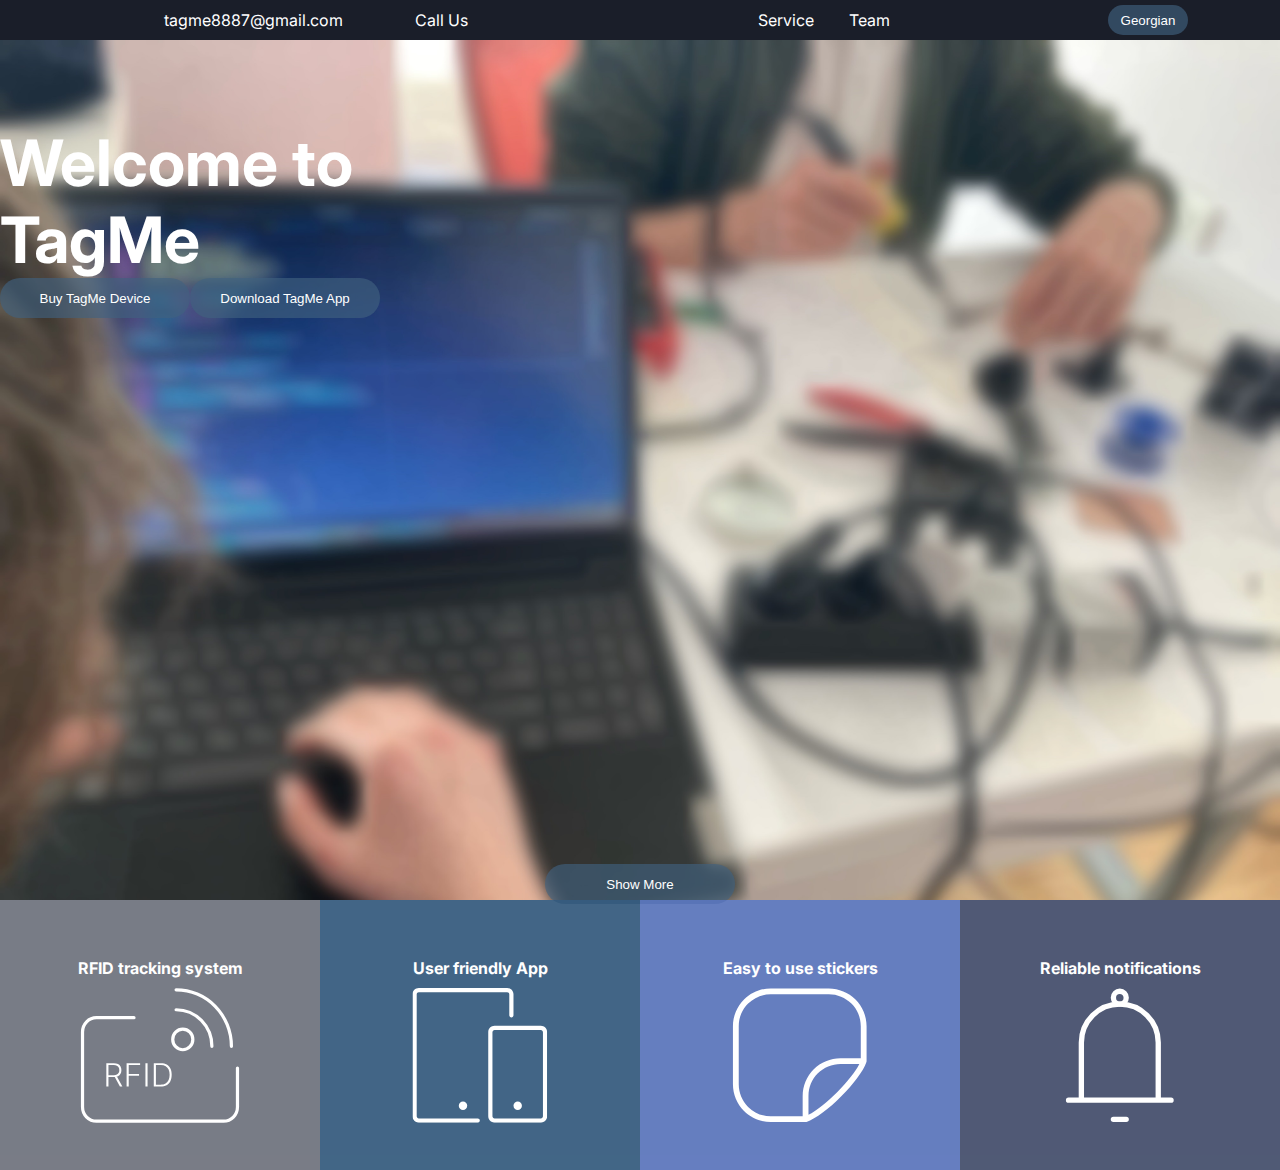
<file: index.html>
<!DOCTYPE html>
<html lang="en">
<head>
    <meta charset="UTF-8">
    <meta name="viewport" content="width=device-width, initial-scale=1.0">
    <title>Tagme</title>
    <link rel="shortcut icon" href="favicon.ico" type="image/x-icon">
    <link rel="stylesheet" href="style.css">
    <script src="./box.js"></script>
    <script src="./appear.js"></script>
    <script src="./lang.js">//to change language</script>
</head>
<body>
    <header>
        <div id="headMenu">
            <div>
                <a href="mailto:tagme8887@gmail.com">tagme8887@gmail.com</a>
            </div>
            <div>
                <a href="tel:+995571205005">Call Us</a>
            </div>
        </div>
        <div id="navi">
            <a href="./pages/service/service.html">Service</a>
            <a href="./pages/team/team.html">Team</a>
        </div>
        <div id="language-selector">
            <button id="languageToggle" onclick="toggleLanguage()"><p>Georgian</p></button>
        </div>
    </header>
    <main>
        <div id="halfMain" style="display: flex; justify-content: center;">
            <div id="welcome">
                <h1>Welcome to TagMe</h1>
                <div id="butts">
                    <a href="./pages/buy/buyTagMe.html"><button>Buy TagMe Device</button></a>
                    <a href=""><button>Download TagMe App</button></a>
                </div>
            </div>
        </div>
        <div id="mo">
            <button id="show" onclick="toggleShowMoreLess()">Show More</button>
        </div>
    </main>
    <div id="boxes">
        <div class="box" onclick="expandBox(this, 'RIFD tracking system: Our product consists of a few components, one of those is an RFID reader, which catches the radio signals from the stickers and transmits them to the app.')">
            <div>
            <h1>RFID tracking system</h1>
            <img class="" src="./assets/rfid.svg" alt="rfid icon">
        </div>
        </div>
        <div class="box" onclick="expandBox(this, 'User friendly app: when buying the TagMe complect, it is important to download our application. With our simple app, you can seamlessly control the stickers, and the items they are attached to. Make your daily list, and we will make sure you don’t forget anything!')">
            <div>
                <h1>User friendly App</h1>
                <img class="boxImg" src="./assets/Fapp.svg" alt="app icon">
            </div>
        </div>
        <div class="box" onclick="expandBox(this, 'Easy to use stickers: we incorporate RFID stickers in our device. The stickers can adhere to almost any surface, and the radio signals are transmitted without any problem, so feel free to slap them on anything important to you.')">
            <div>
                <h1>Easy to use stickers</h1>
                <img class="boxImg" src="./assets/notif.svg" alt="sticker icon">
            </div>
        </div>
        <div class="box" onclick="expandBox(this, 'Reliable notifications: the notifications will make sure you don’t forget anything at home, if you do, the reader will send the signal to our app and, we will kindly remind you to recheck your bag.')">
            <div>
                <h1>Reliable notifications</h1>
                <img class="boxImg" src="./assets/ring.svg" alt="notification icon">
            </div>
        </div>
        
    </div>
    <script>
        window.addEventListener('resize', function() {
            if (window.innerWidth < 576) {
                document.getElementById('halfMain').style.display = 'flex';
                document.getElementById('halfMain').style.justifyContent = 'center';
            } else {
                document.getElementById('halfMain').style.display = 'block';
            }
        });
    </script>
    <script src="./show.js">//code for scroll</script>
</body>
</html>
</file>
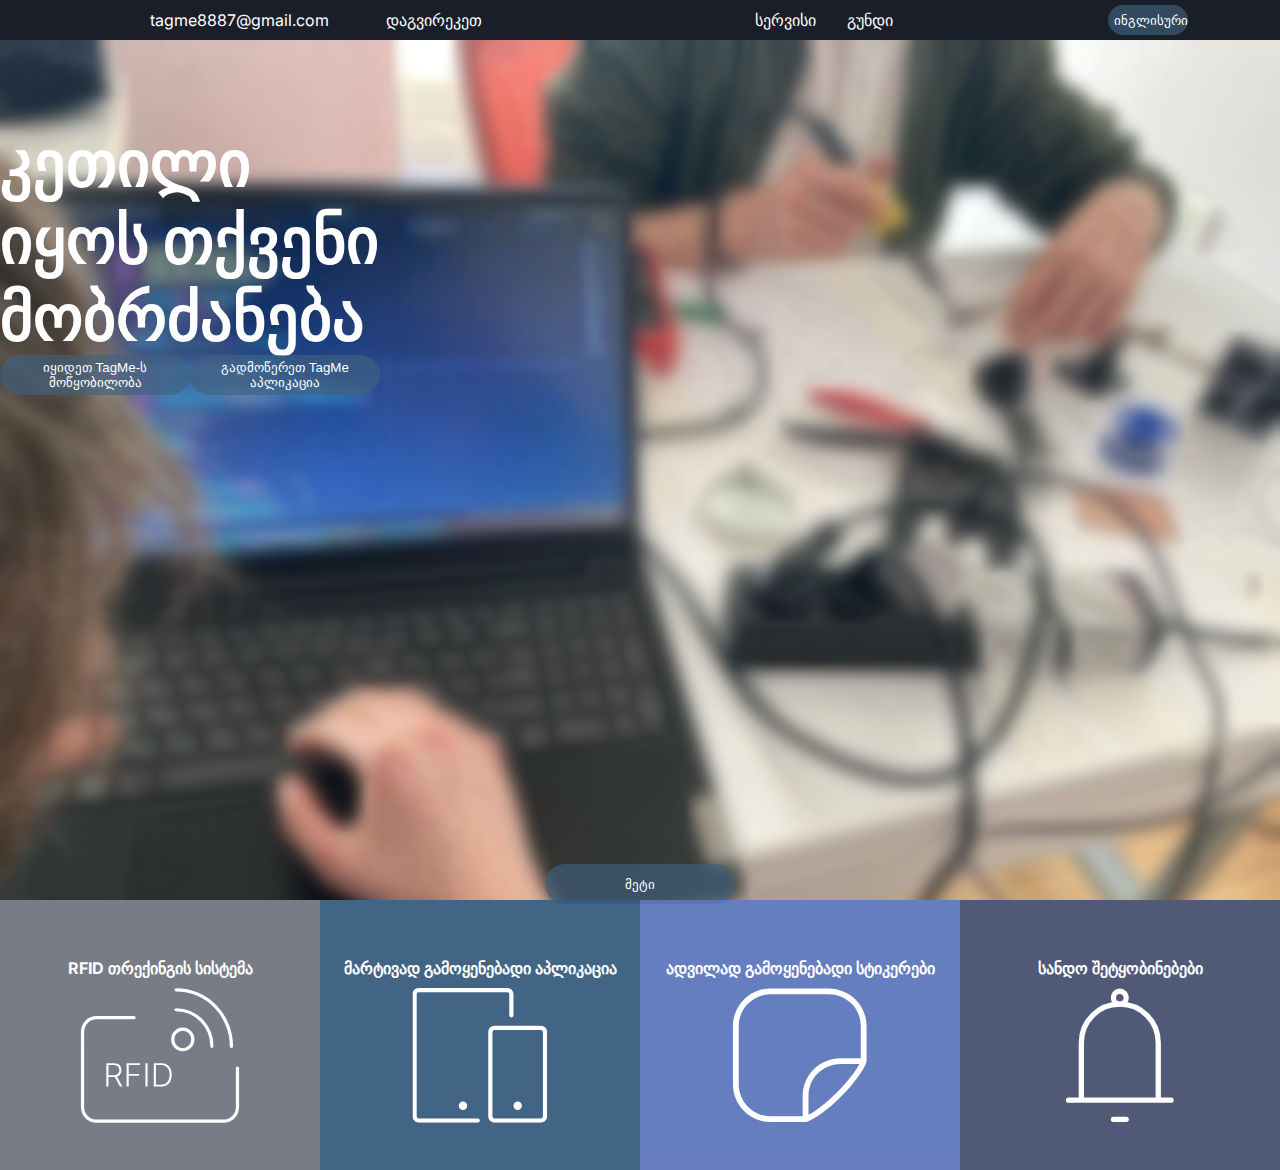
<file: index-georgian.html>
<!DOCTYPE html>
<html lang="en">
<head>
    <meta charset="UTF-8">
    <meta name="viewport" content="width=device-width, initial-scale=1.0">
    <title>Tagme</title>
    <link rel="shortcut icon" href="favicon.ico" type="image/x-icon">
    <link rel="stylesheet" href="style.css">
    <script src="./box.js"></script>
    <script src="./appear.js"></script>
    <script src="./lang.js">//to change language</script>
</head>
<body>
    <header>
        <div id="headMenu">
            <div>
                <a href="mailto:tagme8887@gmail.com">tagme8887@gmail.com</a>
            </div>
            <div>
                <a href="tel:+995571205005">დაგვირეკეთ</a>
            </div>
        </div>
        <div id="navi">
            <a href="./pages/service/service.html">სერვისი</a>
            <a href="./pages/team/team.html">გუნდი</a>
        </div>
        <div id="language-selector">
            <button id="languageToggle" onclick="toggleLanguage()"><p>ინგლისური</p></button>
        </div>
    </header>
    <main>
        <div id="halfMain" style="display: flex; justify-content: center;">
            <div id="welcome">
                <h1>კეთილი იყოს თქვენი მობრძანება</h1>
                <div id="butts">
                    <a href="./pages/buy/buyTagMe.html"><button>იყიდეთ TagMe-ს მოწყობილობა</button></a>
                    <a href=""><button>გადმოწერეთ TagMe აპლიკაცია</button></a>
                </div>
            </div>
        </div>
        <div id="mo">
            <button id="show" onclick="toggleShowMoreLess()">მეტი</button>
        </div>
    </main>
    <div id="boxes">
        <div class="box" onclick="expandBox(this, 'RIFD თრექინგის სისტემა: ჩვენი პროდუქტი შედგება რამდენიმე ნაწილისგან, ერთერთი მათგანი არის RFID მკითხველი, რომელიც სტიკერებისგან იჭერს რადიო სიგნალებს და აპპში გადააქვს. .')">
            <div>
            <h1>RFID თრექინგის სისტემა</h1>
            <img class="" src="./assets/rfid.svg" alt="rfid icon">
        </div>
        </div>
        <div class="box" onclick="expandBox(this, 'მარტივად გამოყენებადი აპლიკაცია : როცა თქვენ ყიდულობთ TagMe-ს კომპლექტს, მნიშვნელოვანია რომ გადმოწერილი გქონდეთ ჩვენი აპლიკაცია. ჩვენი მარტივი აპლიკაციის თქვენ შეგიძლიათ უპრობლემოდ აკონტროლოთ სტიკერები და ის ნივთები რაზეც სტიკერი გაქვტ დაკრული. გააკეთეთ თქვენი ყოველდღიური სია, და ჩვენ ვუზრუნველყობთ რომ არასდროს დაგავიწყდეთ არაფერი!')">
            <div>
                <h1>მარტივად გამოყენებადი აპლიკაცია</h1>
                <img class="boxImg" src="./assets/Fapp.svg" alt="app icon">
            </div>
        </div>
        <div class="box" onclick="expandBox(this, 'ადვილად გამოყენებადი სტიკერები : ჩვვენს მოწყობილობაში ვიყენებთ RFID სტიკერებს.სტიკერები ეკრობა თითქმის ყველა ზედაპირს და რადიოსიგნალები გამოიყოფა უპრობლემოდ,ასე რომ თქვენ შეგიძლიათ დააკრათ სტიკერი ნებისმიერ ნივთზე და არ ინერვიულოთ არაფერზე.')">
            <div>
                <h1>ადვილად გამოყენებადი სტიკერები</h1>
                <img class="boxImg" src="./assets/notif.svg" alt="sticker icon">
            </div>
        </div>
        <div class="box" onclick="expandBox(this, 'სანდო შეტყობინებები: აპის ნოტიფიკაციები უზრუნველყოფენ იმას, რომ სახლში არაფერი დაგრჩეთ. თუ რამე დაგავიწყდათ, მკითხველი ჩვენ აპს გაუგზავნის სიგნალს, და ჩვენ შეგახსენებთ, რომ ჩანთა დაჩეკოთ.')">
            <div>
                <h1>სანდო შეტყობინებები</h1>
                <img class="boxImg" src="./assets/ring.svg" alt="notification icon">
            </div>
        </div>
        
    </div>
    <script>
        window.addEventListener('resize', function() {
            if (window.innerWidth < 576) {
                document.getElementById('halfMain').style.display = 'flex';
                document.getElementById('halfMain').style.justifyContent = 'center';
            } else {
                document.getElementById('halfMain').style.display = 'block';
            }
        });
    </script>
    <script src="./showq.js">//code for scroll</script>
</body>
</html>
</file>
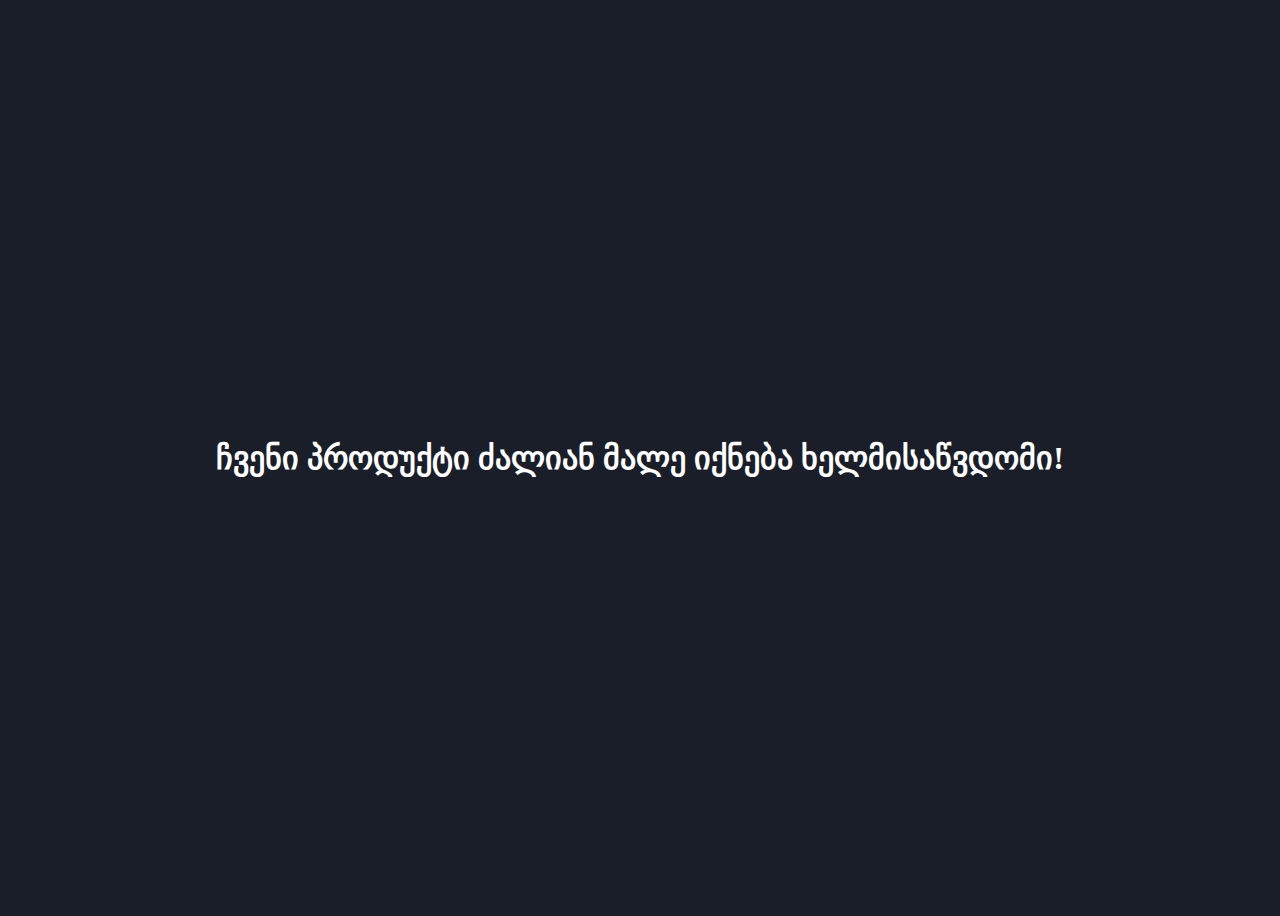
<file: pages/buy/butTagMeq.html>
<!--<!DOCTYPE html>
<html lang="en">
<head>
    <meta charset="UTF-8">
    <meta name="viewport" content="width=device-width, initial-scale=1.0">
    <title>Buy TagMe set</title>
    <link rel="stylesheet" href="./buy.css">
</head>
<body>
    <header>
        <img src="./assets/TagMeLogo.png" alt="TagMe Logo">
    </header>
    <main>
        
        <img src="./assets/licensed-image.jpg" alt="tagme device">
        <div>
        <span>
            <h2>TagMe სრული კომლექტი</h2>
            <div>
                <h1>₾ 119.99</h1>
                <button>
                    ყიდვა
                </button>
                <button id="toggleTable">
                    მეტი
                </button>
            </div>
            <p>შეუკვეთე ჩვენი პროდუქტი ახლა რათა არასდროს არ დაგავიწყდეს შენი ნივთები სახლში!</p>
           
            <script src="./buyq.js"></script>
        </span>

        <div id="table">
            <table border="1" >
                <tr>
                    <td>RFID tracker range</td>
                    <td>70 cm</td>
                </tr>
                <tr>
                    <td>Stickers in set</td>
                    <td>10 RFID stickers</td>
                </tr>
                <tr>
                    <td>Control App</td>
                    <td>Free</td>
                </tr>
            </table> 
        </div>
    </div>
    </main>
     
</body>
</html>
-->
<!DOCTYPE html>
<html lang="en">
<head>
    <meta charset="UTF-8">
    <meta name="viewport" content="width=device-width, initial-scale=1.0">
    <title>იყიდე TagMe</title>
    <link rel="stylesheet" href="./buy.css">
</head>
<body>
    <h1>ჩვენი პროდუქტი ძალიან მალე იქნება ხელმისაწვდომი!</h1>
</body>
</html>
</file>
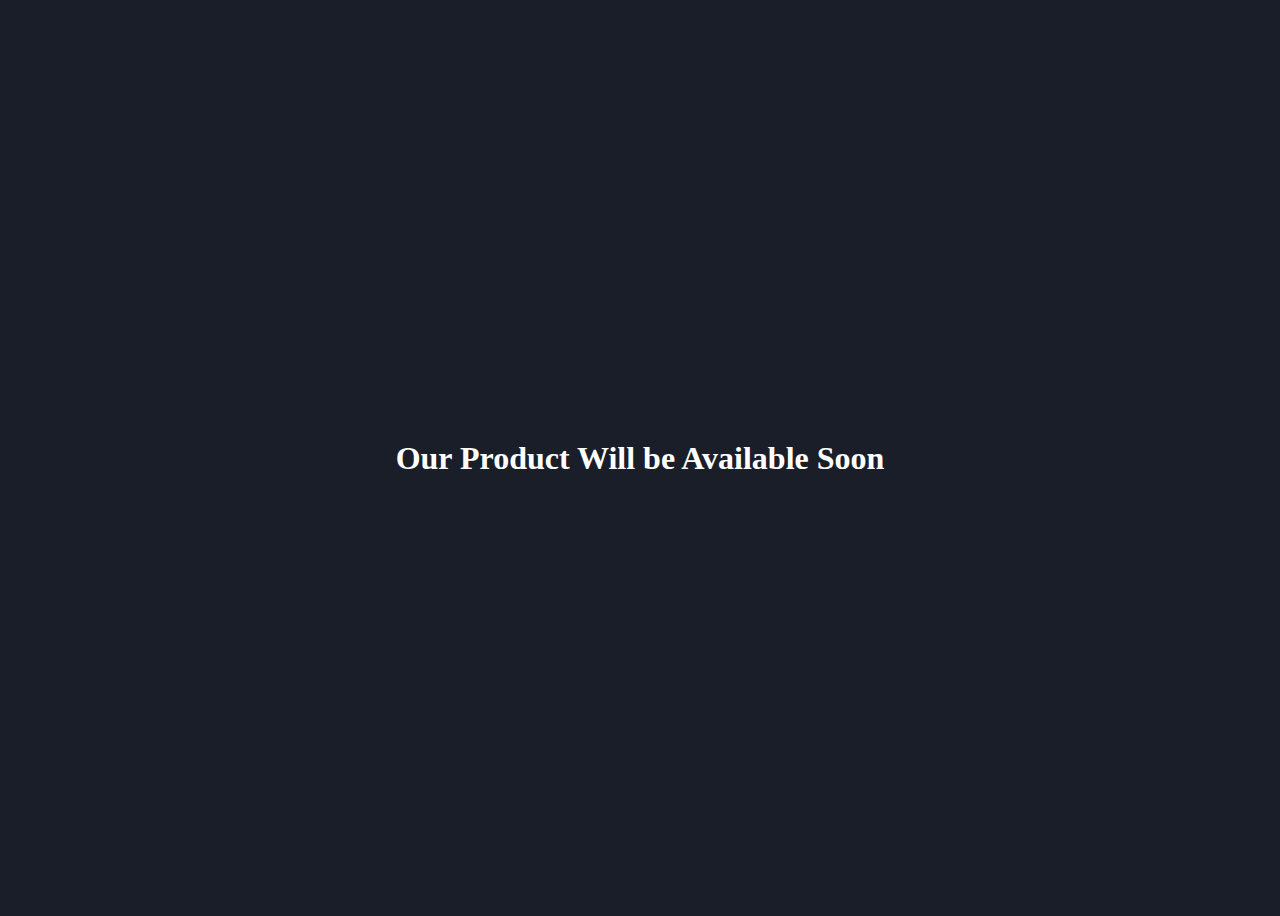
<file: pages/buy/buyTagMe.html>
<!--<!DOCTYPE html>
<html lang="en">
<head>
    <meta charset="UTF-8">
    <meta name="viewport" content="width=device-width, initial-scale=1.0">
    <title>Buy TagMe set</title>
    <link rel="stylesheet" href="./buy.css">
</head>
<body>
    <header>
        <img src="./assets/TagMeLogo.png" alt="TagMe Logo">
    </header>
    <main>
        
        <img src="./assets/licensed-image.jpg" alt="tagme device">
        <div>
        <span>
            <h2>TagMe Full Set</h2>
            <div>
                <h1>₾ 119.99</h1>
                <button>
                    Buy
                </button>
                <button id="toggleTable">
                    Show More
                </button>
            </div>
            <p>Order our product now, and never forget your things at home again!</p>
           
            <script src="./buy.js"></script>
        </span>

        <div id="table">
            <table border="1" >
                <tr>
                    <td>RFID tracker range</td>
                    <td>70 cm</td>
                </tr>
                <tr>
                    <td>Stickers in set</td>
                    <td>10 RFID stickers</td>
                </tr>
                <tr>
                    <td>Control App</td>
                    <td>Free</td>
                </tr>
            </table> 
        </div>
    </div>
    </main>
     
</body>
</html>-->
<!DOCTYPE html>
<html lang="en">
<head>
    <meta charset="UTF-8">
    <meta name="viewport" content="width=device-width, initial-scale=1.0">
    <title>buy tagme</title>
    <link rel="stylesheet" href="./buy.css">
</head>
<body>
    <h1>Our Product Will be Available Soon</h1>
</body>
</html>
</file>
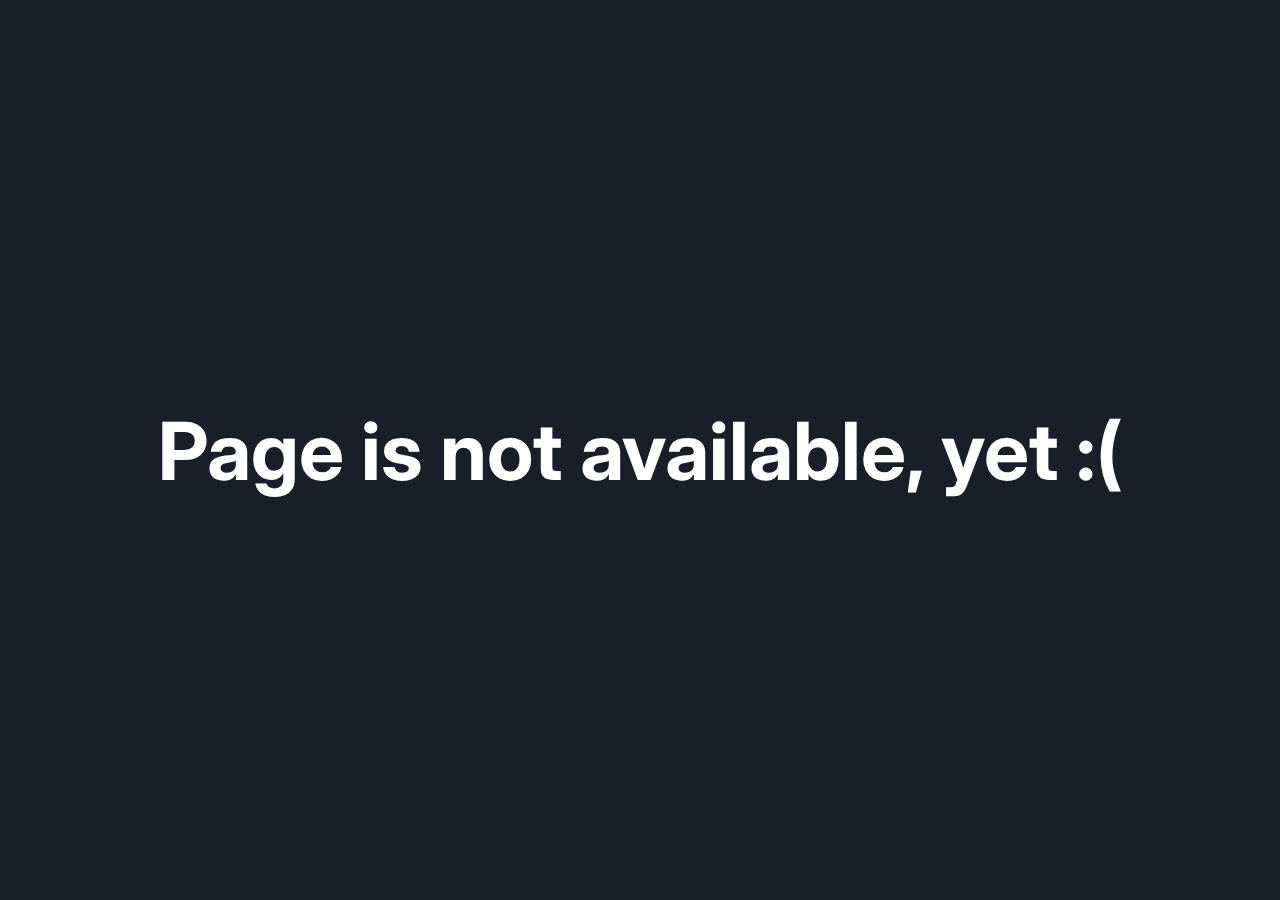
<file: pages/service/service.html>
<!DOCTYPE html>
<html lang="en">
<head>
    <meta charset="UTF-8">
    <meta name="viewport" content="width=device-width, initial-scale=1.0">
    <title>TagMe Service</title>
    <link rel="stylesheet" href="./service.css">
</head>
<body>
    <h1>Page is not available, yet  :(</h1>
</body>
</html>
</file>
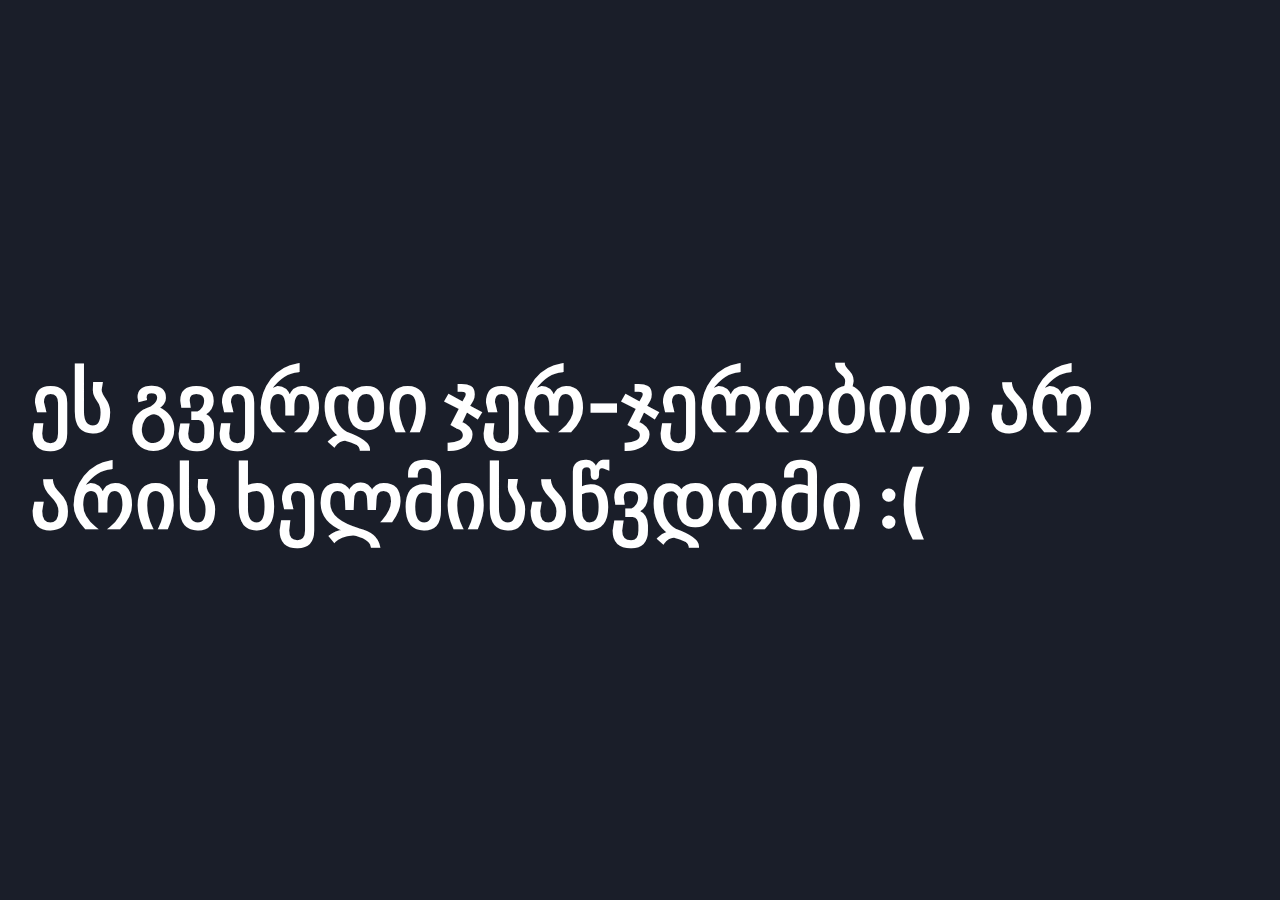
<file: pages/service/serviceq.html>
<!DOCTYPE html>
<html lang="en">
<head>
    <meta charset="UTF-8">
    <meta name="viewport" content="width=device-width, initial-scale=1.0">
    <title>TagMe Service</title>
    <link rel="stylesheet" href="./service.css">
</head>
<body>
    <h1>ეს გვერდი ჯერ-ჯერობით არ არის ხელმისაწვდომი :(</h1>
</body>
</html>
</file>
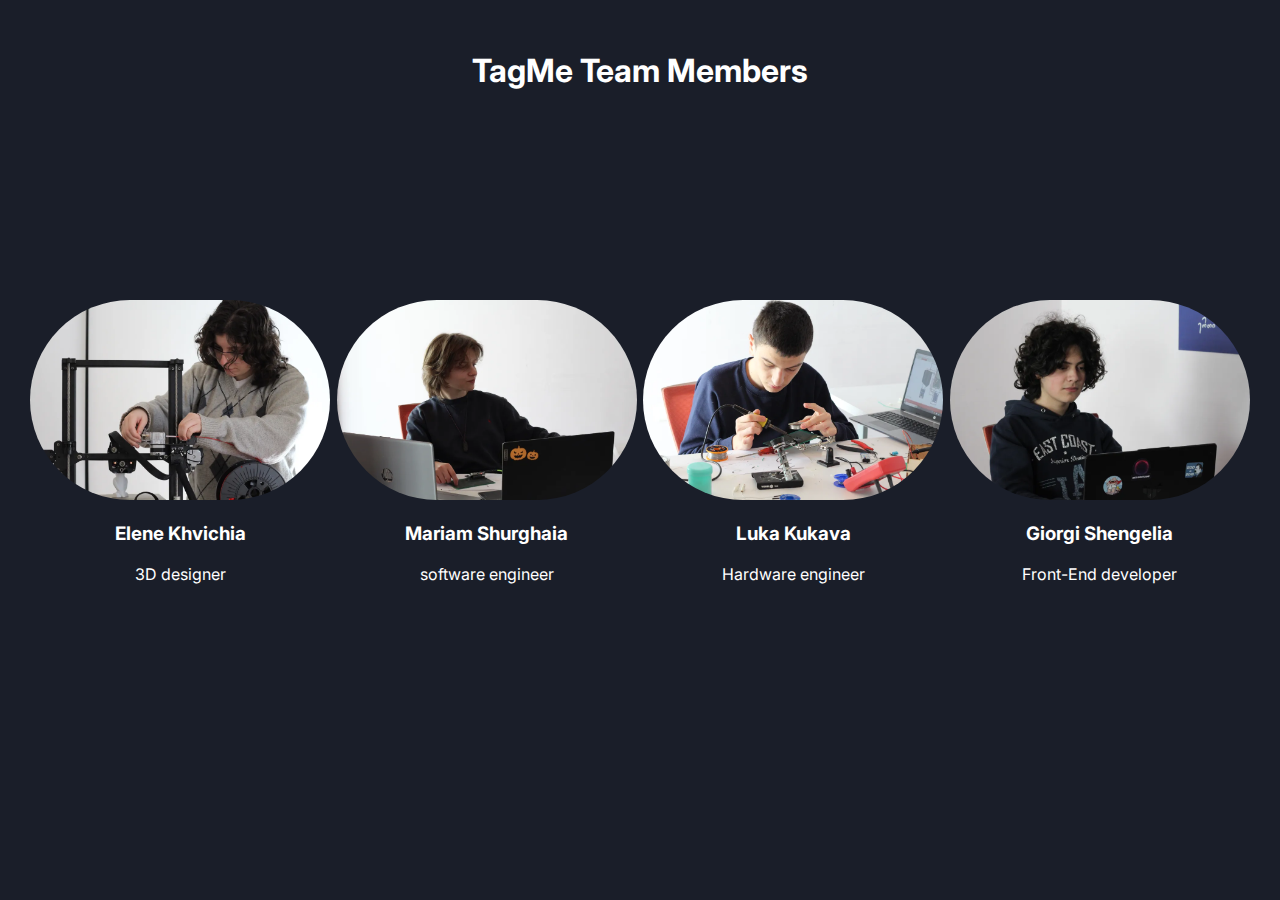
<file: pages/team/team.html>
<!DOCTYPE html>
<html lang="en">
<head>
    <meta charset="UTF-8">
    <meta name="viewport" content="width=device-width, initial-scale=1.0">
    <title>TagMe Team</title>
    <link rel="stylesheet" href="./team.css">
</head>
<body>
    
    <h1>TagMe Team Members</h1>
    <div id="team">
        <span class="member">
            <img src="./assets/veneroziani.webp" alt="3designer">
            <h3>Elene Khvichia</h3>
            <p>3D designer</p>
        </span>
        <span class="member">
            <img src="./assets/sandro2.webp" alt="software engeneer">
            <h3>Mariam Shurghaia</h3>
            <p>software engineer</p>
        </span>
        <span class="member">
            <img src="./assets/Lukacho.webp" alt="hardware engeneer">
            <h3>Luka Kukava</h3>
            <p>Hardware engineer</p>
        </span>
        <span class="member">
            <img src="./assets/giorgussy.webp" alt="frontend dev">
            <h3>Giorgi Shengelia</h3>
            <p>Front-End developer</p>
        </span>
    </div>
    <!--<script src="./team.js"></script>-->
</body>
</html>
</file>
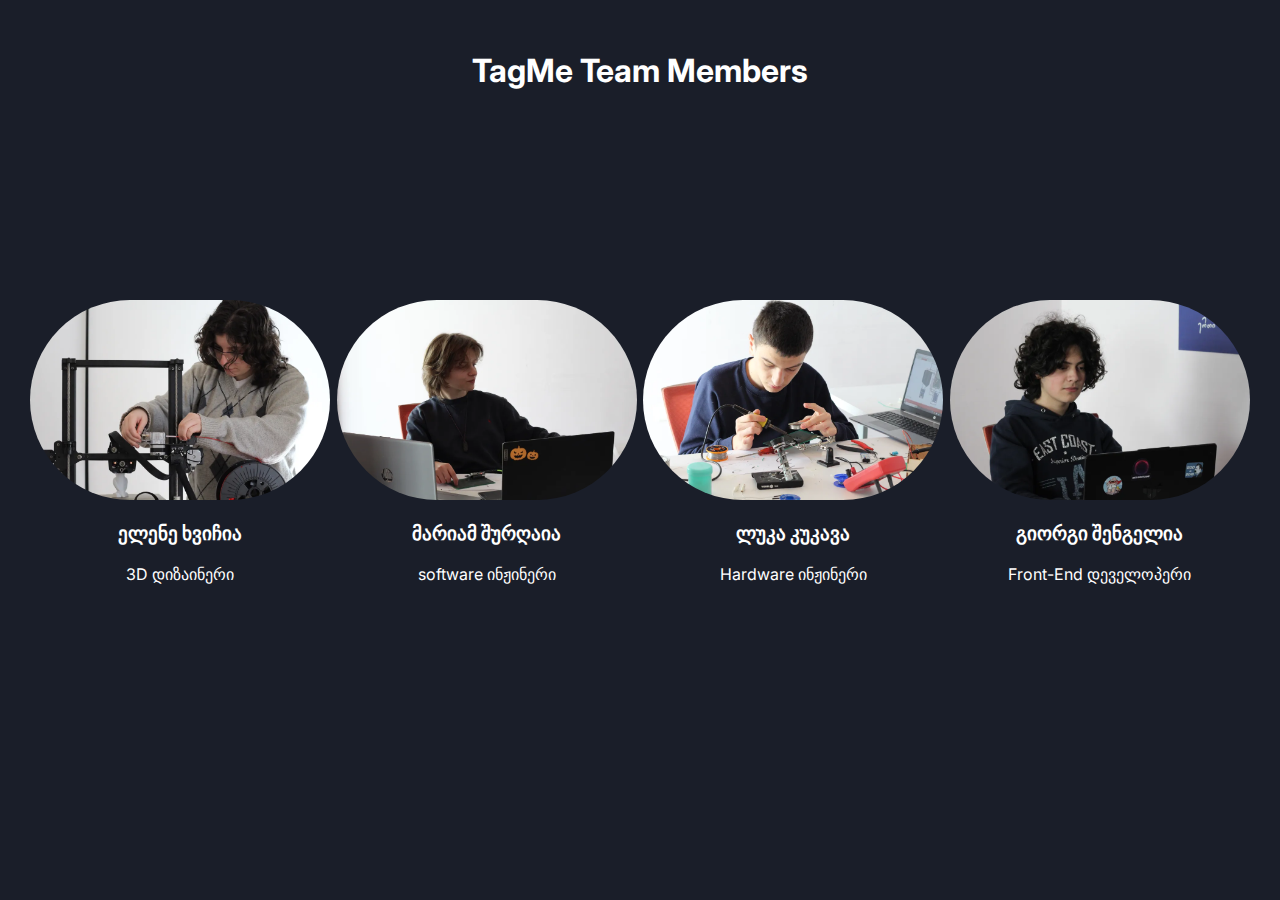
<file: pages/team/teamq.html>
<!DOCTYPE html>
<html lang="en">
<head>
    <meta charset="UTF-8">
    <meta name="viewport" content="width=device-width, initial-scale=1.0">
    <title>TagMe Team</title>
    <link rel="stylesheet" href="./team.css">
</head>
<body>
    
    <h1>TagMe Team Members</h1>
    <div id="team">
        <span class="member">
            <img src="./assets/veneroziani.webp" alt="3designer">
            <h3>ელენე ხვიჩია</h3>
            <p>3D დიზაინერი</p>
        </span>
        <span class="member">
            <img src="./assets/sandro2.webp" alt="software engeneer">
            <h3>მარიამ შურღაია</h3>
            <p>software ინჟინერი</p>
        </span>
        <span class="member">
            <img src="./assets/Lukacho.webp" alt="hardware engeneer">
            <h3>ლუკა კუკავა</h3>
            <p>Hardware ინჟინერი</p>
        </span>
        <span class="member">
            <img src="./assets/giorgussy.webp" alt="frontend dev">
            <h3>გიორგი შენგელია</h3>
            <p>Front-End დეველოპერი</p>
        </span>
    </div>
    <script src="./team.js"></script>
</body>
</html>
</file>
<file: style.css>
@import url('https://fonts.googleapis.com/css2?family=Inter:wght@400;700&display=swap');
:root{
    --darkBlue: #1A1E29;
    --blue: #132D46;
    --gray: #6A6E79;
    --white: #FFFFFF;
}
body{
    margin: 0;
    padding: 0;
    box-sizing: border-box;
    height: 100vh;
    font-family: 'Inter', sans-serif;
    width: 100vw;
    overflow-x: hidden;
}
a{
    text-decoration: none;
}
header{
    width: 100%;
    height: 40px;
    background-color: var(--darkBlue);
    display: flex;
    align-items: center;
    justify-content: space-around;
}
#headMenu > div > img{
    height: 20px;
    margin-right: 5px;
}
#headMenu{
    display: flex;
    align-items: center;
    width: 20%;
    justify-content: space-evenly;
}
#headMenu > div > a{
    margin-bottom: 5px;
    color:white;
}
#headMenu > div > a {
    color: white;
    position: relative; 
}

#headMenu > div > a::after {
    content: "";
    position: absolute;
    left: 0;
    bottom: -3px; 
    width: 0;
    height: 2px; 
    background-color: var(--white);
    transition: width 0.3s ease; 
}

#headMenu > div > a:hover::after {
    width: 100%; 
    
}
#icons{
    margin-right: 20px;
}
#icons > a > img{
    height: 30px;
}
main{
    background-color: var(--blue);
    height: calc(100% - 80px);
    padding: 20px 0px ;
    background-image: url('./assets/vmushaobt\(ara\).jpg');
    background-size: cover;
    background-repeat: no-repeat; 
    backdrop-filter: blur(10px);
}

#abUs{
    width: 100%;
    display: flex;
    align-items: center;
    justify-content: space-around;
}
#abUs > h1{
    margin: 0;
    color: var(--white);
    display: inline;
}
#abUs > img{
    height: 500px;
}
#abUs > h1:nth-child(2){
    color: orange;
}
#navi > a{
    color: var(--white);
}
#navi{
    display: flex;
    width: 200px;
    justify-content: space-evenly;
}
#navi > a {
    color: var(--white);
    position: relative; 
}
#navi > a::after {
    content: "";
    position: absolute;
    left: 0;
    bottom: -3px; 
    width: 0;
    height: 2px; 
    background-color: var(--white);
    transition: width 0.3s ease; 
}

#navi > a:hover::after {
    width: 100%;
}

#welcome{
    width: 30%;
    margin-top: 5%;
    color: var(--white);
}
button{
    height: 40px;
    width: 190px;
    border-radius: 80px;
    background-color: #406180a2;
    color: var(--white);
    border: 0;
    transition: 0.3s;
}
button > p {
    margin: 0;
}
button:hover{
    border: 2px solid var(--gray);
    background-color: #406180;
}
button:active{
    scale: 0.95;
}
#welcome > h1{
    font-size: 4rem;
}
main > div > img{
    height: 30%;
}
#pers{
    height: 90%;
    filter: opacity(0.9) blur(3px);
    padding-top: 0px;
}
#halfMain{
    width: 100%;
    height: inherit;
    display: flex;
    justify-content: space-around;
}
#boxes{
    height: 30%;
    display: flex;
    justify-content: space-around;
}
.box{
    height: 100%;
    width: 25%;
    padding: 0 10px 0 10px;
    color: white;
    opacity: 0.9;
    display: flex;
    flex-direction: column;
    align-items: center;
    cursor: pointer;
    transition: 0.4s;
}
.box:nth-child(1){
    background-color: var(--gray);
}
.box:nth-child(2){
    background-color: #2e5579;
}
.box:nth-child(4){
    background-color:#3d4866;
}
.box:nth-child(3){
    background-color: #5570b9;
}
.box > h1{
    text-align: center;
    color: white;
    font-size: 1.5rem;
}
.add {
    text-align: center;
}
.box > img {
    height: 50%;
}
.expanded {
    width: 100% !important;
}

.expanded .expanded-content {
    display: block;
    width: 50%;
    padding: 20px;
    background-color: #ffffff;
    box-shadow: 0 0 10px rgba(0, 0, 0, 0.3);
    border-radius: 5px;
    overflow: hidden;
}

.expanded .expanded-content p {
    margin: 0;
}

.expanded .close-btn {
    cursor: pointer;
    font-size: 20px;
    color: red;
}
.expanded-header {
    justify-content: flex-start;
}

.expanded-header #headMenu {
    margin-left: 20px; 
}

.expanded-header #navi {
    margin-right: auto; 
}
.box > div {
    height: 100%;
    width: 100%;
    display: flex;
    flex-direction: column;
    justify-content: center;
}
#languageToggle {
    height: 30px;
    width: 80px;
}

.box > div > img {
    height: 50%;
}
.box > div > h1 {
    font-size: 1rem;
    text-align: center;
}
::-webkit-scrollbar {
    width: 8px;
    transition: 0.4s;
}

::-webkit-scrollbar-track {
    background-color: #f1f1f1;
    transition: 0.4s;

}

::-webkit-scrollbar-thumb {
    background-color: var(--blue);
    
}

::-webkit-scrollbar-thumb:hover {
    background-color: #555;
}

.scrollbar {
    scrollbar-width: thin;
    scrollbar-color: var(--gray);
}

.scrollbar::-webkit-scrollbar-track {
    background: var(--gray);
}

.scrollbar::-webkit-scrollbar-thumb {
    background-color: #888;
}

.scrollbar::-webkit-scrollbar-thumb:hover {
    background-color: #555;
}
#mo{
    width: 100%;
    display: flex;
    align-items: center;
    justify-content: center;
}
#show{
    height: 40px;
}
@media screen and (max-width: 1330px) {
    #butts {
        display: flex;
        width: 100%;
    }
    #welcome > h1 {
        margin-bottom: 0px;
    }
    button{
        width: 190px;
    }
    #headMenu{
        width: 35%;
    }
}
@media  screen and (max-width: 720px) {
    body {
        overflow-x: hidden;
    }

    #headMenu > div > a {
        font-size: 13px;
    }

    #navi > a {
        font-size: 13px;
    }

    #headMenu {
        width: 22%;
    }

    #navi {
        width: 19%;
    }

    #welcome > h1 {
        margin-top: 0px;
    }

    main {
        display: flex;
        flex-direction: column;
        justify-content: space-between;
        padding: 20px 0px;
    }

    .box > h1 {
        font-size: 1rem;
    }

    .box {
        width: calc(50% - 20px); 
        margin: 10px;
    }

    #halfMain {
        padding: 20px;
        width: 40%;
        justify-content: flex-start;
    }
}
@media screen and (max-width: 735px) {
    #boxes{
        display: block;
        margin: 0;
        padding: 0;
    }
    .box{
        width: 100%;
        margin: 0;
        padding: 0;
    }
}
@media screen and (max-width: 576px) {
    #butts {
        justify-content: space-around;
    }

    #halfMain {
        width: 90%;
        display: flex;
        height: 30%;
        display: block;
    }

    button {
        width: 130px;
        margin: 10px;
    }

    #welcome,
    #welcome > h1 {
        margin-top: 0px;
    }

    #welcome > h1 {
        font-size: 2rem;
        text-align: center;
    }

    .box >  img {
        width: 50%;
    }

    #headMenu > div > a {
        font-size: 10px;
    }

    #headMenu {
        width: 40%;
    }

    #navi {
        width: 25%;
    }

    #navi > a {
        font-size: 10px;
    }

    #language-selector {
        display: flex;
        justify-content: center;
    }

    #language-selector > button {
        display: flex;
        justify-content: center;
        align-items: center;
    }

    #language-selector > button > p {
        font-size: 10px;
    }
    .box.expanded > p{
        font-size: 13px;
        padding: 8px;
    }
    .box.expanded img{
        width: 100px;
    }
    .box.expanded > div{
        padding: 10px;
    }
}
</file>
<file: pages/buy/buy.css>
@import url('https://fonts.googleapis.com/css2?family=Inter:wght@400;700&display=swap');
:root{
    --darkBlue: #1A1E29;
    --blue: #132D46;
    --gray: #6A6E79;
    --white: #FFFFFF;
}
body{
    display: flex;
    background-color: var(--darkBlue);
    justify-content: center;
    align-items: center;
    height: 100vh;
}
h1{
    text-align: center;
    color: var(--white);
}
/*body{
    margin: 0;
    padding: 0;
    box-sizing: border-box;
    height: 70vh;
    background-color: var(--darkBlue);
    font-family: 'Inter', sans-serif;
    font-weight: 400;
    display: flex;
    flex-direction: column;
    justify-content: space-between;
}
header{
    height: 90px;
    background-color: white;
    display: flex;
    align-items: center;
    padding-left: 5px;
}
header > img {
    height: 90%;
    margin-top: 7.5px;
}
main{
    display: flex;
    width: 100%;
    height: 380px;
    align-content: space-around;
    flex-wrap: wrap;
    flex-direction: row;
    justify-content: space-evenly;
    align-items: center;
}
main > span {
    width: 40%;
    color: white;
}
span{
    display: flex;
    flex-direction: column;
    justify-content: space-around;
}
span > *{
    margin: 0;
    display: block;
}
div > table{
    
    width: 900px;
}
table > * {
    color: white;
}
button{
    font-size: 1.5rem;
}
span > p{
    font-size: 2rem;
    width: 500px;
}
span > h2 {
    color: antiquewhite;
    font-size: 4rem;
}
main > img {
    height: 350px;
}
div > h1{
    color: #FFFFFF;
    display: block;
}
span > p{
    color: white;
}
span > button {
    display: inline;
}
span > div {
    width: 660px;
    display: flex;
    align-items: center;
    justify-content: space-around;
}
#desc{
    width: 300px;
}
#desc > button{
    height: 50px;
    width: 190px;
    border-radius: 80px;
    background-color: #406180a2;
    color: var(--white);
    border: 0;
    transition: 0.3s;
}
#desc > button:active{
    scale: 0.95;
    border: 2px solid var(--gray);
    background-color: #406180;
}
button{
    height: 50px;
    width: 190px;
    border-radius: 80px;
    background-color: #406180a2;
    color: var(--white);
    border: 0;
    transition: 0.3s;
}
button:active{
    scale: 0.95;
    border: 2px solid var(--gray);
    background-color: #406180;

}
#table {
    margin-top: 20px;
    background-color: #406180;
    width: 100%;
    overflow: hidden;
    box-shadow: 0 4px 8px rgba(0, 0, 0, 0.1); 
    display: flex;
    display: none;
}

table {
    width: 100%;
    border-collapse: collapse; 
}

th, td {
    padding: 4px 2px; 
    text-align: left; 
}

th {
    background-color: #132D46; 
    color: #FFFFFF; 
}

td {
    background-color: #1A1E29; 
    color: #FFFFFF; 
}
@media screen and (max-height: 680px) {
    main{
        margin-top: 10%;
    }
}
@media screen and (max-height:620px) {
    body{
        height: 100vh;
    }
    main > img { 
        height: 220px;
    }
    header{
        height: 60px;
    }
    main{
        margin-top: 90px;
    }
}
@media  screen and (max-width:710px) {
    main > img {
        height: 50%;
    }
    span > h2 { 
        font-size: 1rem;
    }
}*/
</file>
<file: pages/service/service.css>
@import url('https://fonts.googleapis.com/css2?family=Inter:wght@400;700&display=swap');
:root{
    --darkBlue: #1A1E29;
    --blue: #132D46;
    --gray: #6A6E79;
    --white: #FFFFFF;
}
body{
    margin: 0;
    padding: 30px;
    box-sizing: border-box;
    height: 100vh;
    font-family: 'Inter', sans-serif;
    background-color: var(--darkBlue);
    color: var(--white);
    display: flex;
    flex-direction: column;
    align-items: center;
    justify-content: center;
}
h1{
    font-size: 5rem;
}
</file>
<file: pages/team/team.css>
@import url('https://fonts.googleapis.com/css2?family=Inter:wght@400;700&display=swap');
:root{
    --darkBlue: #1A1E29;
    --blue: #132D46;
    --gray: #6A6E79;
    --white: #ffffff;
}
body{
    box-sizing: border-box;
    background-color: var(--darkBlue);
    height: 70vh; 
    width: 100vw;
    margin: 0;
    padding: 0;
    font-family: 'Inter', sans-serif;
    color: white;
    text-align: center;
    padding: 30px;
    display: flex;
    flex-direction: column;
    align-items: center;
    justify-content: space-between; 
}
main{
    width: 80%;
}
#team {
    display: flex;
    width: 100%;
    justify-content: space-between;
}
.member > img {
    width: 300px;
    border-radius: 150px;
}
span.member {
    cursor: pointer; 
    transition: transform 0.3s ease, filter 0.3s ease;
}
span.member.enlarged {
    transform: scale(1.5); 
    z-index: 1; 
}
span.blur {
    filter: blur(5px); 
}
@media screen and (max-width: 1240px){
    #team{
        height: 620px;
        flex-wrap: wrap;
        justify-content: space-around;
    }

}
</file>
